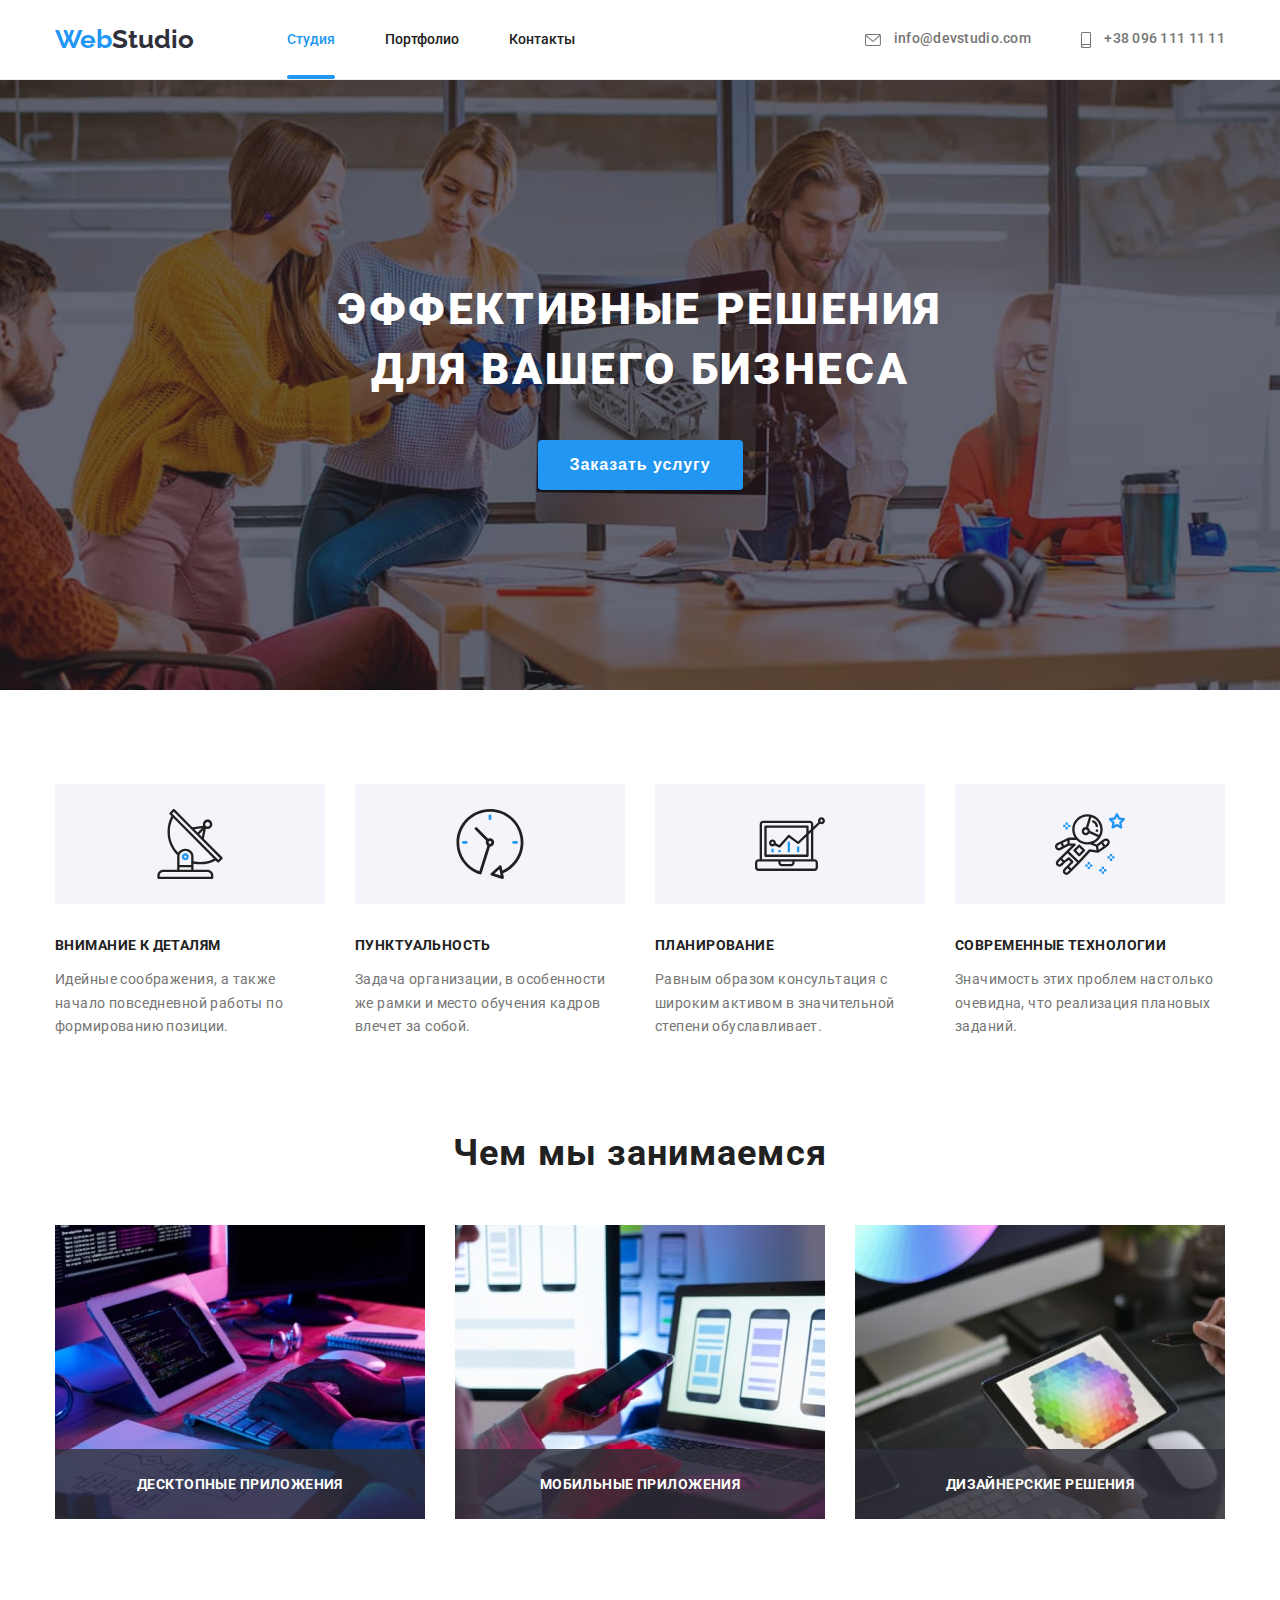
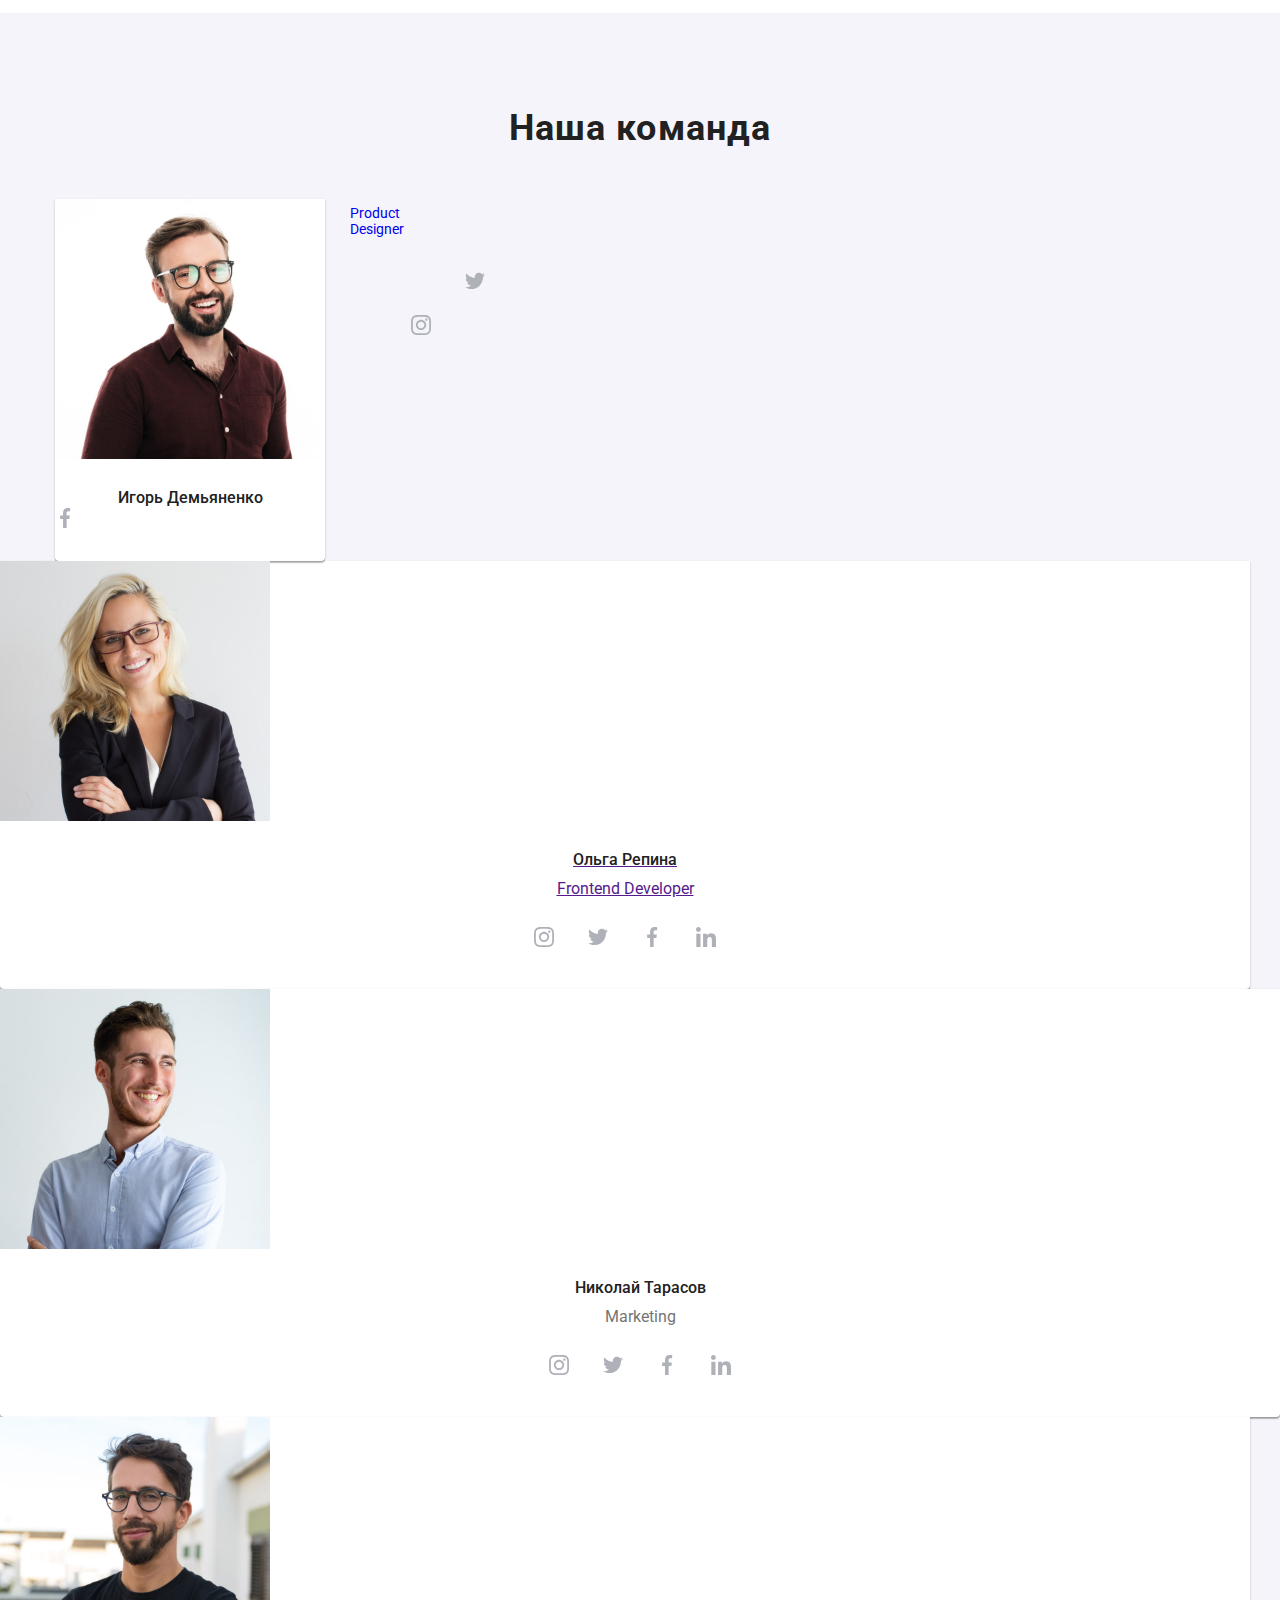
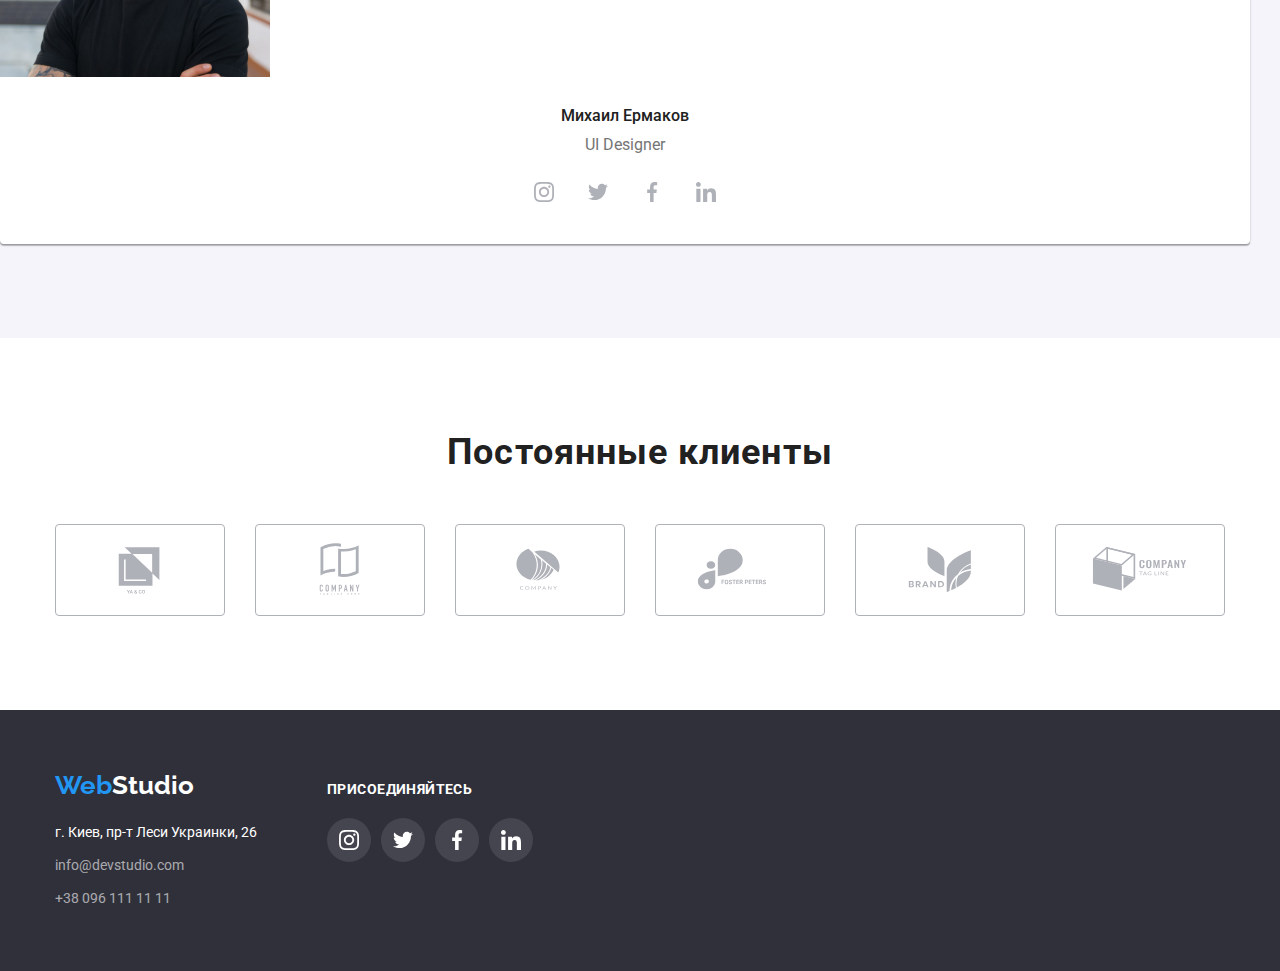
<file: index.html>
<!DOCTYPE html>
<html lang="ru">
	<head>
		<meta charset="UTF-8" />
		<meta http-equiv="X-UA-Compatible" content="IE=edge" />
		<meta name="viewport" content="width=device-width, initial-scale=1.0" />
		<link rel="preconnect" href="https://fonts.googleapis.com" />
		<link rel="preconnect" href="https://fonts.gstatic.com" crossorigin />
		<link
			href="https://fonts.googleapis.com/css2?family=Montserrat:wght@400;700&family=Oleo+Script&family=Raleway:wght@700&family=Roboto:wght@400;500;700;900&display=swap"
			rel="stylesheet"
		/>
		<title>WebStudio</title>
		<link
			rel="stylesheet"
			href="https://cdnjs.cloudflare.com/ajax/libs/modern-normalize/1.1.0/modern-normalize.min.css"
			integrity="sha512-wpPYUAdjBVSE4KJnH1VR1HeZfpl1ub8YT/NKx4PuQ5NmX2tKuGu6U/JRp5y+Y8XG2tV+wKQpNHVUX03MfMFn9Q=="
			crossorigin="anonymous"
			referrerpolicy="no-referrer"
		/>
		<link rel="stylesheet" href="./css/styles.css" />
	</head>
	<body>
		<header class="page-header">
			<div class="container header">
				<nav class="nav">
					<a href="/" class="logo link">
						<span class="logo-web"> Web</span>Studio
					</a>
					<ul class="nav-list">
						<li class="nav-item">
							<a href="./index.html" class="link active">Студия</a>
						</li>
						<li class="nav-item">
							<a href="./portfolio.html" class="link">Портфолио</a>
						</li>
						<li class="nav-item"><a href="" class="link">Контакты</a></li>
					</ul>
				</nav>
				<ul class="contacts">
					<li class="contact-item">
						<a href="mailto:info@devstudio.com" class="link mail">
							<svg class="mail-svg" width="16" height="12">
								<use href="./images/icons.svg#icon-envelope"></use>
							</svg>
							info@devstudio.com
						</a>
					</li>
					<li class="contact-item">
						<a href="tel:+380961111111" class="link phone">
							<svg class="phone-svg" width="10" height="16">
								<use href="./images/icons.svg#icon-smartphone"></use>
							</svg>
							+38 096 111 11 11</a
						>
					</li>
				</ul>
			</div>
		</header>
		<main class="page-body">
			<!-- Section 1 -->
			<section class="hero">
				<div class="container">
					<h1 class="hero-header">
						Эффективные решения <br />для вашего бизнеса
					</h1>
					<button data-modal-open class="hero-btn" type="button">
						Заказать услугу
					</button>
				</div>
			</section>
			<!-- Section 2 -->
			<section class="benefits section">
				<div class="container">
					<h2 class="visually-hidden">Нашы преимущества</h2>
					<ul class="benefits-list">
						<li class="benefits-item">
							<div class="benefits-img">
								<svg class="benefits-svg" width="70" height="70">
									<use href="./images/icons.svg#icon-antenna"></use>
								</svg>
							</div>
							<h3 class="benefits-header">Внимание к деталям</h3>
							<p class="benefits-text">
								Идейные соображения, а также начало повседневной работы по
								формированию позиции.
							</p>
						</li>
						<li class="benefits-item">
							<div class="benefits-img">
								<svg class="benefits-svg" width="70" height="70">
									<use href="./images/icons.svg#icon-clock"></use>
								</svg>
							</div>
							<h3 class="benefits-header">Пунктуальность</h3>
							<p class="benefits-text">
								Задача организации, в особенности же рамки и место обучения
								кадров влечет за собой.
							</p>
						</li>
						<li class="benefits-item">
							<div class="benefits-img">
								<svg class="benefits-svg" width="70" height="70">
									<use href="./images/icons.svg#icon-diagram"></use>
								</svg>
							</div>
							<h3 class="benefits-header">Планирование</h3>
							<p class="benefits-text">
								Равным образом консультация с широким активом в значительной
								степени обуславливает.
							</p>
						</li>
						<li class="benefits-item">
							<div class="benefits-img">
								<svg class="benefits-svg" width="70" height="70">
									<use href="./images/icons.svg#icon-astronaut"></use>
								</svg>
							</div>
							<h3 class="benefits-header">Современные технологии</h3>
							<p class="benefits-text">
								Значимость этих проблем настолько очевидна, что реализация
								плановых заданий.
							</p>
						</li>
					</ul>
				</div>
			</section>
			<section class="we-do section">
				<div class="container">
					<h2 class="we-do-header">Чем мы занимаемся</h2>
					<ul class="we-do-list">
						<li class="we-do-item">
							<img
								src="./images/gallery/image-1.jpg"
								alt="working process"
								width="370"
								height="294"
							/>
							<p class="we-do-text">Десктопные приложения</p>
						</li>
						<li class="we-do-item">
							<img
								src="./images/gallery/image-2.jpg"
								alt="working process"
								width="370"
								height="294"
							/>
							<p class="we-do-text">Мобильные приложения</p>
						</li>
						<li class="we-do-item">
							<img
								src="./images/gallery/image-3.jpg"
								alt="working process"
								width="370"
								height="294"
							/>
							<p class="we-do-text">Дизайнерские решения</p>
						</li>
					</ul>
				</div>
			</section>
			<!-- Section 3 -->
			<section class="team section">
				<div class="container">
					<h2 class="team-header">Наша команда</h2>
					<ul class="team-list">
						<li class="team-unit">
							<img
								src="./images/team/product-designer.jpg"
								alt="Игорь Демьяненко"
								width="270"
								height="260"
							/>
							<div class="team-description">
								<h3 class="team-person">Игорь Демьяненко</h3>
								<p class="	target="_blank"
											rel="noopener no-referrer"
											class="team-socials-link link"
										>
											<svg class="team-socials-svg" width="20" height="20">
												<use href="./images/icons.svg#icon-facebook"></use>
											</svg>
										</a>
									</li>
									<li class="team-socials-item">
										<a
											href=" "
											aria-label="linkedin link"
											target="_blank"
											rel="noopener no-referrer"
											class="team-socials-link link"
										>
											<svg class="team-socials-svg" width="20" height="20">
												<use href="./images/icons.svg#icon-linkedin"></use>
											</svg>
										</team-position">Product Designer</p>
								<ul class="team-socials">
									<li class="team-socials-item">
										<a
											href=""
											aria-label="instagram link"
											target="_blank"
											rel="noopener no-referrer"
											class="team-socials-link link"
										>
											<svg class="team-socials-svg" width="20" height="20">
												<use href="./images/icons.svg#icon-instagram"></use>
											</svg>
										</a>
									</li>
									<li class="team-socials-item">
										<a
											href=" "
											aria-label="twitter link"
											target="_blank"
											rel="noopener no-referrer"
											class="team-socials-link link"
										>
											<svg class="team-socials-svg" width="20" height="20">
												<use href="./images/icons.svg#icon-twitter"></use>
											</svg>
										</a>
									</li>
									<li class="team-socials-item">
										<a
											href=""
											aria-label="facebook link"
										a>
									</li>
								</ul>
							</div>
						</li>
						<li class="team-unit">
							<img
								src="./images/team/frontend-dvp.jpg"
								alt="Ольга Репина"
								width="270"
								height="260"
							/>
							<div class="team-description">
								<h3 class="team-person">Ольга Репина</h3>
								<p class="team-position">Frontend Developer</p>
								<ul class="team-socials">
									<li class="team-socials-item">
										<a
											href=""
											aria-label="instagram link"
											target="_blank"
											rel="noopener no-referrer"
											class="team-socials-link link"
										>
											<svg class="team-socials-svg" width="20" height="20">
												<use href="./images/icons.svg#icon-instagram"></use>
											</svg>
										</a>
									</li>
									<li class="team-socials-item">
										<a
											href=" "
											aria-label="twitter link"
											target="_blank"
											rel="noopener no-referrer"
											class="team-socials-link link"
										>
											<svg class="team-socials-svg" width="20" height="20">
												<use href="./images/icons.svg#icon-twitter"></use>
											</svg>
										</a>
									</li>
									<li class="team-socials-item">
										<a
											href=""
											aria-label="facebook link"
											target="_blank"
											rel="noopener no-referrer"
											class="team-socials-link link"
										>
											<svg class="team-socials-svg" width="20" height="20">
												<use href="./images/icons.svg#icon-facebook"></use>
											</svg>
										</a>
									</li>
									<li class="team-socials-item">
										<a
											href=" "
											aria-label="linkedin link"
											target="_blank"
											rel="noopener no-referrer"
											class="team-socials-link link"
										>
											<svg class="team-socials-svg" width="20" height="20">
												<use href="./images/icons.svg#icon-linkedin"></use>
											</svg>
										</a>
									</li>
								</ul>
							</div>
						</li>
						<li class="team-unit">
							<img
								src="./images/team/marketing.jpg"
								alt="Николай Тарасов"
								width="270"
								height="260"
							/>
							<div class="team-description">
								<h3 class="team-person">Николай Тарасов</h3>
								<p class="team-position">Marketing</p>
								<ul class="team-socials">
									<li class="team-socials-item">
										<a
											href=""
											aria-label="instagram link"
											target="_blank"
											rel="noopener no-referrer"
											class="team-socials-link link"
										>
											<svg class="team-socials-svg" width="20" height="20">
												<use href="./images/icons.svg#icon-instagram"></use>
											</svg>
										</a>
									</li>
									<li class="team-socials-item">
										<a
											href=" "
											aria-label="twitter link"
											target="_blank"
											rel="noopener no-referrer"
											class="team-socials-link link"
										>
											<svg class="team-socials-svg" width="20" height="20">
												<use href="./images/icons.svg#icon-twitter"></use>
											</svg>
										</a>
									</li>
									<li class="team-socials-item">
										<a
											href=""
											aria-label="facebook link"
											target="_blank"
											rel="noopener no-referrer"
											class="team-socials-link link"
										>
											<svg class="team-socials-svg" width="20" height="20">
												<use href="./images/icons.svg#icon-facebook"></use>
											</svg>
										</a>
									</li>
									<li class="team-socials-item">
										<a
											href=" "
											aria-label="linkedin link"
											target="_blank"
											rel="noopener no-referrer"
											class="team-socials-link link"
										>
											<svg class="team-socials-svg" width="20" height="20">
												<use href="./images/icons.svg#icon-linkedin"></use>
											</svg>
										</a>
									</li>
								</ul>
							</div>
						</li>
						<li class="team-unit">
							<img
								src="./images/team/UI-designer.jpg"
								alt="Михаил Ермаков"
								width="270"
								height="260"
							/>
							<div class="team-description">
								<h3 class="team-person">Михаил Ермаков</h3>
								<p class="team-position">UI Designer</p>
								<ul class="team-socials">
									<li class="team-socials-item">
										<a
											href=""
											aria-label="instagram link"
											target="_blank"
											rel="noopener no-referrer"
											class="team-socials-link link"
										>
											<svg class="team-socials-svg" width="20" height="20">
												<use href="./images/icons.svg#icon-instagram"></use>
											</svg>
										</a>
									</li>
									<li class="team-socials-item">
										<a
											href=" "
											aria-label="twitter link"
											target="_blank"
											rel="noopener no-referrer"
											class="team-socials-link link"
										>
											<svg class="team-socials-svg" width="20" height="20">
												<use href="./images/icons.svg#icon-twitter"></use>
											</svg>
										</a>
									</li>
									<li class="team-socials-item">
										<a
											href=""
											aria-label="facebook link"
											target="_blank"
											rel="noopener no-referrer"
											class="team-socials-link link"
										>
											<svg class="team-socials-svg" width="20" height="20">
												<use href="./images/icons.svg#icon-facebook"></use>
											</svg>
										</a>
									</li>
									<li class="team-socials-item">
										<a
											href=" "
											aria-label="linkedin link"
											target="_blank"
											rel="noopener no-referrer"
											class="team-socials-link link"
										>
											<svg class="team-socials-svg" width="20" height="20">
												<use href="./images/icons.svg#icon-linkedin"></use>
											</svg>
										</a>
									</li>
								</ul>
							</div>
						</li>
					</ul>
				</div>
			</section>
			<!-- Section 4 Clients -->
			<section class="clients section">
				<div class="container">
					<h2 class="clients-header">Постоянные клиенты</h2>
					<ul class="clients-list">
						<li class="client-item">
							<svg class="client-svg" width="106" height="60">
								<use href="./images/icons.svg#icon-Logo1"></use>
							</svg>
						</li>
						<li class="client-item">
							<svg class="client-svg" width="106" height="60">
								<use href="./images/icons.svg#icon-Logo2"></use>
							</svg>
						</li>
						<li class="client-item">
							<svg class="client-svg" width="106" height="60">
								<use href="./images/icons.svg#icon-Logo3"></use>
							</svg>
						</li>
						<li class="client-item">
							<svg class="client-svg" width="106" height="60">
								<use href="./images/icons.svg#icon-Logo4"></use>
							</svg>
						</li>
						<li class="client-item">
							<svg class="client-svg" width="106" height="60">
								<use href="./images/icons.svg#icon-Logo5"></use>
							</svg>
						</li>
						<li class="client-item">
							<svg class="client-svg" width="106" height="60">
								<use href="./images/icons.svg#icon-Logo6"></use>
							</svg>
						</li>
					</ul>
				</div>
			</section>
		</main>
		<!--Footer-->
		<footer class="page-footer">
			<div class="container footer-box">
				<div class="footer-part">
					<a href="/" class="logo link">
						<span class="logo-web"> Web</span>Studio
					</a>
					<address class="studio-contacts">
						<ul class="contacts-details">
							<li class="adress">
								<a href="https://goo.gl/maps/y7baGRZ7443zRsPg7" class="link">
									г. Киев, пр-т Леси Украинки, 26</a
								>
							</li>
							<li class="footer-contact">
								<a href="mailto:info@devstudio.com" class="link"
									>info@devstudio.com</a
								>
							</li>
							<li class="footer-contact">
								<a href="tel:+380961111111" class="link">+38 096 111 11 11</a>
							</li>
						</ul>
					</address>
				</div>
				<div class="footer-social">
					<p class="footer-social-text">Присоединяйтесь</p>
					<ul class="footer-socials">
						<li class="footer-socials-item">
							<a href="" class="footer-socials-link link">
								<svg class="footer-socials-svg" width="20" height="20">
									<use href="./images/icons.svg#icon-instagram"></use>
								</svg>
							</a>
						</li>
						<li class="footer-socials-item">
							<a href=" " class="footer-socials-link link">
								<svg class="footer-socials-svg" width="20" height="20">
									<use href="./images/icons.svg#icon-twitter"></use>
								</svg>
							</a>
						</li>
						<li class="footer-socials-item">
							<a href="" class="footer-socials-link link">
								<svg class="footer-socials-svg" width="20" height="20">
									<use href="./images/icons.svg#icon-facebook"></use>
								</svg>
							</a>
						</li>
						<li class="footer-socials-item">
							<a href=" " class="footer-socials-link link">
								<svg class="footer-socials-svg" width="20" height="20">
									<use href="./images/icons.svg#icon-linkedin"></use>
								</svg>
							</a>
						</li>
					</ul>
				</div>
			</div>
		</footer>
		<div data-modal class="backdrop is-hidden">
			<div class="modal">
				<button data-modal-close class="close-btn" type="button">
					<svg class="modal-close" width="18" height="18">
						<use href="./images/icons.svg#icon-close"></use>
					</svg>
				</button>
			</div>
		</div>
		<script src="./js/modal.js"></script>
	</body>
</html>
</file>
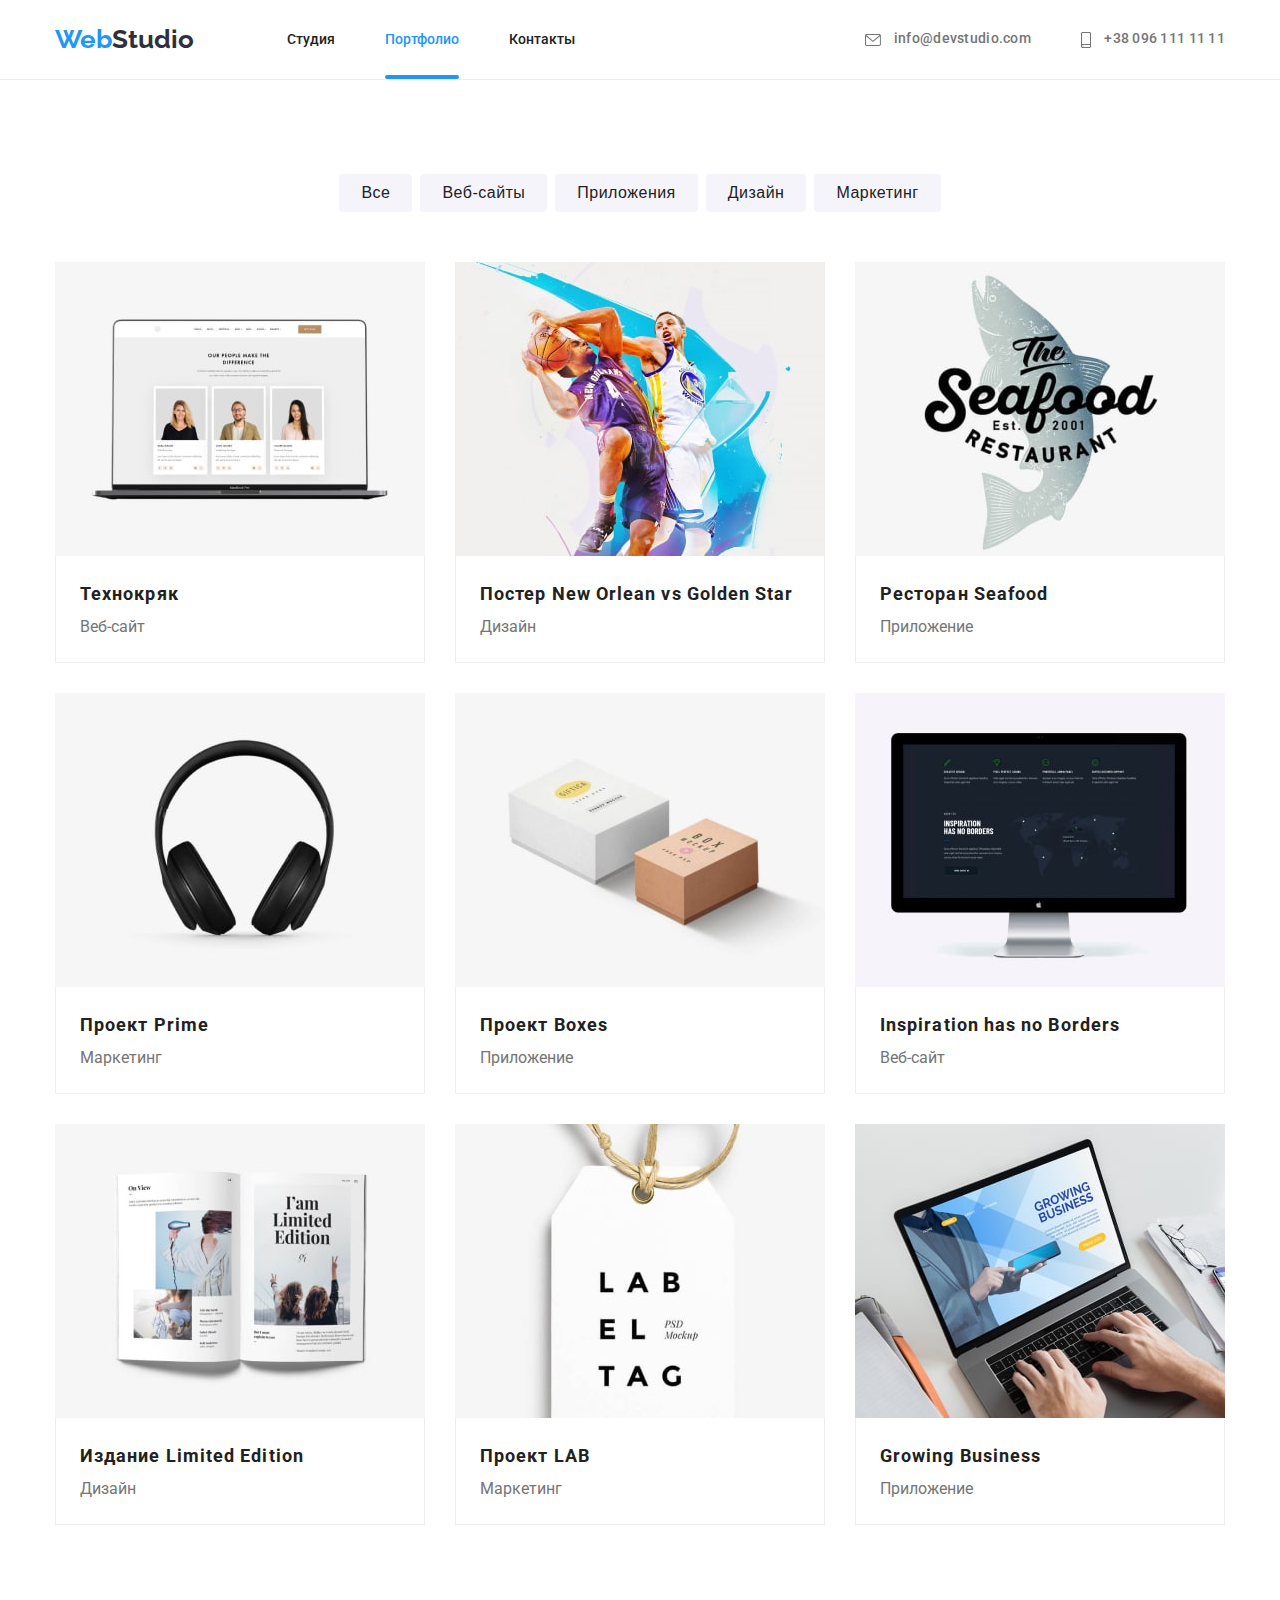
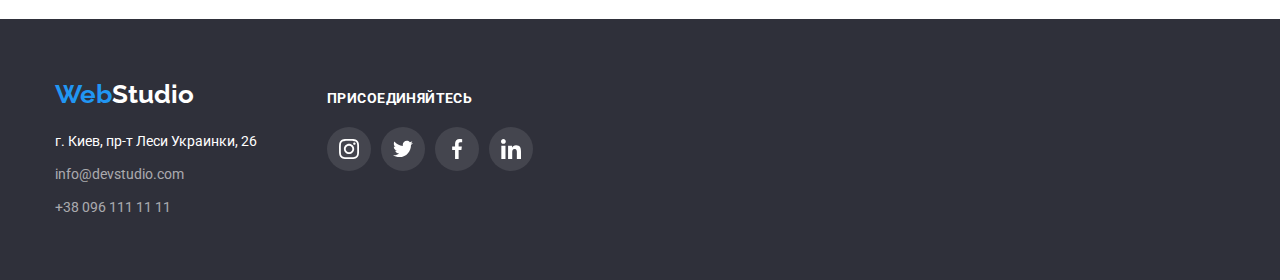
<file: portfolio.html>
<!DOCTYPE html>
<html lang="ru">
	<head>
		<meta charset="UTF-8" />
		<meta http-equiv="X-UA-Compatible" content="IE=edge" />
		<meta name="viewport" content="width=device-width, initial-scale=1.0" />
		<link rel="preconnect" href="https://fonts.googleapis.com" />
		<link rel="preconnect" href="https://fonts.gstatic.com" crossorigin />
		<link
			href="https://fonts.googleapis.com/css2?family=Montserrat:wght@400;700&family=Oleo+Script&family=Raleway:wght@700&family=Roboto:wght@400;500;700;900&display=swap"
			rel="stylesheet"
		/>
		<title>WebStudio</title>
		<link
			rel="stylesheet"
			href="https://cdnjs.cloudflare.com/ajax/libs/modern-normalize/1.1.0/modern-normalize.min.css"
			integrity="sha512-wpPYUAdjBVSE4KJnH1VR1HeZfpl1ub8YT/NKx4PuQ5NmX2tKuGu6U/JRp5y+Y8XG2tV+wKQpNHVUX03MfMFn9Q=="
			crossorigin="anonymous"
			referrerpolicy="no-referrer"
		/>
		<link rel="stylesheet" href="./css/styles.css" />
	</head>
	<body>
		<!--Header-->
		<header class="page-header">
			<div class="container header">
				<nav class="nav">
					<a href="/" class="logo link">
						<span class="logo-web"> Web</span>Studio
					</a>
					<ul class="nav-list">
						<li class="nav-item">
							<a href="./index.html" class="link">Студия</a>
						</li>
						<li class="nav-item">
							<a href="./portfolio.html" class="link active">Портфолио</a>
						</li>
						<li class="nav-item"><a href="" class="link">Контакты</a></li>
					</ul>
				</nav>
				<ul class="contacts">
					<li class="contact-item">
						<a href="mailto:info@devstudio.com" class="link mail">
							<svg class="mail-svg" width="16" height="12">
								<use href="./images/icons.svg#icon-envelope"></use>
							</svg>
							info@devstudio.com
						</a>
					</li>
					<li class="contact-item">
						<a href="tel:+380961111111" class="link phone">
							<svg class="phone-svg" width="10" height="16">
								<use href="./images/icons.svg#icon-smartphone"></use>
							</svg>
							+38 096 111 11 11</a
						>
					</li>
				</ul>
			</div>
		</header>
		<!-- Portfilio main -->
		<main>
			<section class="portfolio">
				<div class="container">
					<h1 class="visually-hidden">Portfolio</h1>
					<ul class="filter">
						<li class="filter-btn">
							<button class="btn" type="button">Все</button>
						</li>
						<li class="filter-btn">
							<button class="btn" type="button">Веб-сайты</button>
						</li>
						<li class="filter-btn">
							<button class="btn" type="button">Приложения</button>
						</li>
						<li class="filter-btn">
							<button class="btn" type="button">Дизайн</button>
						</li>
						<li class="filter-btn">
							<button class="btn" type="button">Маркетинг</button>
						</li>
					</ul>
					<ul class="portfolio-projects">
						<li class="project-item">
							<div class="card-box">
								<img
									class="project-img"
									src="./images/portfolio/technocr.jpg"
									alt="Технокряк"
								/>
								<p class="overlay-text">
									Ресурс предлагает комплексные предложения с разным уровнем
									функционала и сервисов. Все это позволит посетителю получить
									исчерпывающие сведения о компании или частном лице
								</p>
							</div>
							<div class="proj-text-cover">
								<h2 class="project-name">Технокряк</h2>
								<p class="project-text">Веб-сайт</p>
							</div>
						</li>
						<li class="project-item">
							<div class="card-box">
								<img
									class="project-img"
									src="./images/portfolio/new-orl.jpg"
									alt="Постер New Orlean vs Golden Star"
								/>
								<p class="overlay-text">
									Ресурс предлагает комплексные предложения с разным уровнем
									функционала и сервисов. Все это позволит посетителю получить
									исчерпывающие сведения о компании или частном лице
								</p>
							</div>
							<div class="proj-text-cover">
								<h2 class="project-name">Постер New Orlean vs Golden Star</h2>
								<p class="project-text">Дизайн</p>
							</div>
						</li>
						<li class="project-item">
							<div class="card-box">
								<img
									class="project-img"
									src="./images/portfolio/seafood.jpg"
									alt="Ресторан Seafood"
								/>
								<p class="overlay-text">
									Ресурс предлагает комплексные предложения с разным уровнем
									функционала и сервисов. Все это позволит посетителю получить
									исчерпывающие сведения о компании или частном лице
								</p>
							</div>
							<div class="proj-text-cover">
								<h2 class="project-name">Ресторан Seafood</h2>
								<p class="project-text">Приложение</p>
							</div>
						</li>
						<li class="project-item">
							<div class="card-box">
								<img
									class="project-img"
									src="./images/portfolio/prime.jpg"
									alt="Проект Prime"
								/>
								<p class="overlay-text">
									Ресурс предлагает комплексные предложения с разным уровнем
									функционала и сервисов. Все это позволит посетителю получить
									исчерпывающие сведения о компании или частном лице
								</p>
							</div>
							<div class="proj-text-cover">
								<h2 class="project-name">Проект Prime</h2>
								<p class="project-text">Маркетинг</p>
							</div>
						</li>
						<li class="project-item">
							<div class="card-box">
								<img src="./images/portfolio/boxes.jpg" alt="Проект Boxes" />
								<p class="overlay-text">
									Ресурс предлагает комплексные предложения с разным уровнем
									функционала и сервисов. Все это позволит посетителю получить
									исчерпывающие сведения о компании или частном лице
								</p>
							</div>
							<div class="proj-text-cover">
								<h2 class="project-name">Проект Boxes</h2>
								<p class="project-text">Приложение</p>
							</div>
						</li>
						<li class="project-item">
							<div class="card-box">
								<img
									src="./images/portfolio/inspiration.jpg"
									alt="Inspiration has no Borders"
								/>
								<p class="overlay-text">
									Ресурс предлагает комплексные предложения с разным уровнем
									функционала и сервисов. Все это позволит посетителю получить
									исчерпывающие сведения о компании или частном лице
								</p>
							</div>
							<div class="proj-text-cover">
								<h2 class="project-name">Inspiration has no Borders</h2>
								<p class="project-text">Веб-сайт</p>
							</div>
						</li>
						<li class="project-item">
							<div class="card-box">
								<img
									src="./images/portfolio/limited-print.jpg"
									alt="Издание Limited Edition"
								/>
								<p class="overlay-text">
									Ресурс предлагает комплексные предложения с разным уровнем
									функционала и сервисов. Все это позволит посетителю получить
									исчерпывающие сведения о компании или частном лице
								</p>
							</div>
							<div class="proj-text-cover">
								<h2 class="project-name">Издание Limited Edition</h2>
								<p class="project-text">Дизайн</p>
							</div>
						</li>
						<li class="project-item">
							<div class="card-box">
								<img src="./images/portfolio/lab.jpg" alt="Проект LAB" />
								<p class="overlay-text">
									Ресурс предлагает комплексные предложения с разным уровнем
									функционала и сервисов. Все это позволит посетителю получить
									исчерпывающие сведения о компании или частном лице
								</p>
							</div>
							<div class="proj-text-cover">
								<h2 class="project-name">Проект LAB</h2>
								<p class="project-text">Маркетинг</p>
							</div>
						</li>
						<li class="project-item">
							<div class="card-box">
								<img
									src="./images/portfolio/grbusiness.jpg"
									alt="Growing Business"
								/>
								<p class="overlay-text">
									Ресурс предлагает комплексные предложения с разным уровнем
									функционала и сервисов. Все это позволит посетителю получить
									исчерпывающие сведения о компании или частном лице
								</p>
							</div>
							<div class="proj-text-cover">
								<h2 class="project-name">Growing Business</h2>
								<p class="project-text">Приложение</p>
							</div>
						</li>
					</ul>
				</div>
			</section>
		</main>
		<!--Footer-->
		<footer class="page-footer">
			<div class="container footer-box">
				<div class="footer-part">
					<a href="/" class="logo link">
						<span class="logo-web"> Web</span>Studio
					</a>
					<address class="studio-contacts">
						<ul class="contacts-details">
							<li class="adress">
								<a href="https://goo.gl/maps/y7baGRZ7443zRsPg7" class="link">
									г. Киев, пр-т Леси Украинки, 26</a
								>
							</li>
							<li class="footer-contact">
								<a href="mailto:info@devstudio.com" class="link"
									>info@devstudio.com</a
								>
							</li>
							<li class="footer-contact">
								<a href="tel:+380961111111" class="link">+38 096 111 11 11</a>
							</li>
						</ul>
					</address>
				</div>
				<div class="footer-social">
					<p class="footer-social-text">Присоединяйтесь</p>
					<ul class="footer-socials">
						<li class="footer-socials-item">
							<a href="" class="footer-socials-link link">
								<svg class="footer-socials-svg" width="20" height="20">
									<use href="./images/icons.svg#icon-instagram"></use>
								</svg>
							</a>
						</li>
						<li class="footer-socials-item">
							<a href=" " class="footer-socials-link link">
								<svg class="footer-socials-svg" width="20" height="20">
									<use href="./images/icons.svg#icon-twitter"></use>
								</svg>
							</a>
						</li>
						<li class="footer-socials-item">
							<a href="" class="footer-socials-link link">
								<svg class="footer-socials-svg" width="20" height="20">
									<use href="./images/icons.svg#icon-facebook"></use>
								</svg>
							</a>
						</li>
						<li class="footer-socials-item">
							<a href=" " class="footer-socials-link link">
								<svg class="footer-socials-svg" width="20" height="20">
									<use href="./images/icons.svg#icon-linkedin"></use>
								</svg>
							</a>
						</li>
					</ul>
				</div>
			</div>
		</footer>
	</body>
</html>
</file>
<file: css/styles.css>
/* main background color #E5E5E5 */
/* additional  background color #2F303A (dark) #FFFFFF (white, header) */
/* fonts color dominant  #757575 (grey) #212121 black
            additional:  #FFFFFF (white)   #2196F3 blue */
:root {
	--accent-hover: #2196f3;
	--main-bkg-cl: #e5e5e5;
	--font-cl-com: #212121;
	--bg-cl-com: #ffffff;
	--font-cl-sc: #757575;
	--add-bckg-cl: #2f303a;
	--add-bckg-btn: #f5f4fa;
	--portfolio-line: #ececec;
	--transition-func: cubic-bezier(0.4, 0, 0.2, 1);
	--transition-time: 250ms;
}

html {
	box-sizing: border-box;
}
*,
*::before,
*::after {
	box-sizing: inherit;
}
p,
h1,
h2,
h3,
h4,
h5 {
	margin: 0;
}
img {
	display: block;
	max-width: 100%;
	height: auto;
}
body {
	font-family: Roboto, sans-serif;
	font-weight: 400;
	font-size: 14px;
	color: var(--font-cl-sc);

	margin: 0;
}
ul {
	list-style: none;
	margin: 0;
	padding: 0;
}
/* a,
button {
	transition-property: color, background-color, box-shadow;
	transition-duration: 250ms;
	transition-timing-function: var(--transition-func);
} */

.container {
	width: 1200px;
	padding-left: 15px;
	padding-right: 15px;
	margin: 0 auto;
	/* outline: 1px solid tomato; */
}

.header,
.nav {
	display: flex;
	align-items: center;
}

.link {
	text-decoration: none;
}
.nav-list .link.active {
	color: var(--accent-hover);
}
.nav-list .link.active {
	position: relative;
}
.active::after {
	position: absolute;
	display: block;
	content: "";

	left: 0;
	bottom: -32px;
	width: 100%;
	height: 4px;
	background-color: var(--accent-hover);
	border-radius: 2px;
}

.visually-hidden {
	position: absolute;
	white-space: nowrap;
	width: 1px;
	height: 1px;
	overflow: hidden;
	border: 0;
	padding: 0;
	clip: rect(0 0 0 0);
	clip-path: inset(50%);
	margin: -1px;
}
/* site nav */
.page-header {
	position: relative;
	background-color: var(--bg-cl-com);
	padding-top: 24px;
	padding-bottom: 24px;
	border-bottom: 1px solid var(--portfolio-line);
}
.logo {
	font-family: "Raleway", sans-serif;
	font-style: normal;
	font-weight: 700;
	font-size: 26px;
	line-height: 1.19;
	color: var(--add-bckg-cl);
}
.logo-web {
	color: var(--accent-hover);
}

/* .nav, */
.nav-list {
	display: flex;
	margin-left: 93px;
}
.nav-list .nav-item:not(:last-child) {
	/* outline: 1px solid red; */
	margin-right: 50px;
}

.nav-list .link {
	color: var(--font-cl-com);
	font-style: normal;
	font-weight: 500;
	font-size: 14px;
	line-height: 1.14;
	transition-property: color;
	transition-duration: 250ms;
	transition-timing-function: var(--transition-func);
}
.nav-list :hover,
.nav-list :focus {
	color: var(--accent-hover);
}
.contacts {
	display: flex;
	margin-left: auto;
	justify-content: center;
	align-items: center;
}

.contacts .contact-item:not(:last-child) {
	margin-right: 50px;
}

.contacts .link {
	color: var(--font-cl-sc);
	font-size: 14px;
	line-height: 1.14;
	font-weight: 500;
	letter-spacing: 0.02em;
	transition-property: color;
	transition-duration: var(--transition-time);
	transition-timing-function: var(--transition-func);
}
/* .contacts :hover,
.contacts :focus {
	color: var(--accent-hover);
} */
.contact-item {
	display: flex;
	justify-content: center;
	align-items: center;
}

.mail-svg,
.phone-svg {
	margin-right: 10px;
	fill: var(--font-cl-sc);
	vertical-align: middle;
	transition-property: color, fill;
	transition-duration: var(--transition-time);
	transition-timing-function: var(--transition-func);
}

.mail:hover,
.mail:focus,
.phone:hover,
.phone:focus {
	color: var(--accent-hover);
}

.mail:hover .mail-svg,
.mail:focus .mail-svg {
	fill: var(--accent-hover);
}
.phone:hover .phone-svg,
.phone:focus .phone-svg {
	fill: var(--accent-hover);
}

/* hero */
.hero {
	max-width: 1600px;
	margin: 0 auto;

	background-image: linear-gradient(
			rgba(47, 48, 58, 0.4),
			rgba(47, 48, 58, 0.4)
		),
		url(../images/Img_hero_comp.jpg);
	background-color: var(--add-bckg-cl);

	background-repeat: no-repeat;
	background-size: cover;
	background-position: center;

	text-align: center;
	padding-top: 200px;
	padding-bottom: 200px;
}
.hero-header {
	font-style: normal;
	font-weight: 900;
	font-size: 44px;
	line-height: 1.36;
	text-align: center;
	letter-spacing: 0.06em;
	text-transform: uppercase;
	color: var(--bg-cl-com);
}
.hero-btn {
	background-color: var(--accent-hover);
	color: var(--bg-cl-com);
	font-weight: 700;
	font-size: 16px;
	line-height: 1.88;
	letter-spacing: 0.06em;
	box-shadow: 0px 4px 4px rgba(0, 0, 0, 0.15);
	cursor: pointer;

	margin-top: 40px;
	min-width: 200px;
	border-radius: 4px;
	padding: 10px 32px;
	border: none;
	transition-property: background-color;
	transition-duration: var(--transition-time);
	transition-timing-function: var(--transition-func);
}
.hero-btn:hover,
.hero-btn:focus {
	background-color: #188ce8;
}

/*  section 1 benefits/we-do*/
.section {
	padding-top: 94px;
	padding-bottom: 94px;
}

.benefits {
	background-color: var(--bg-cl-com);
	padding-bottom: 0;
}
.benefits-list {
	display: flex;

	font-weight: 400;
	font-size: 14px;
	line-height: 1.71;
	letter-spacing: 0.03em;
}
.benefits-item {
	width: 270px;
}
.benefits-item:not(:last-child) {
	margin-right: 30px;
}

.benefits-img {
	width: 270px;
	height: 120px;
	background: #f5f4fa;
	border-radius: 4px;
	margin-bottom: 30px;

	display: flex;
	justify-content: center;
	align-items: center;
}
.benefits-header {
	text-transform: uppercase;
	color: var(--font-cl-com);
	font-size: inherit;
}
.benefits-text {
	font-size: inherit;
	margin-top: 10px;
}
.we-do {
	background-color: var(--bg-cl-com);
}

.we-do-list {
	display: flex;
}

.we-do-item:not(:last-child) {
	margin-right: 30px;
}

.we-do-header,
.team-header,
.clients-header {
	margin-bottom: 50px;

	font-size: 36px;
	line-height: 1.16;
	text-align: center;
	letter-spacing: 0.03em;
	color: var(--font-cl-com);
}
.we-do-item {
	position: relative;
}

.we-do-text {
	position: absolute;

	bottom: 0;
	left: 0;
	width: 100%;
	padding: 27px 0;

	background: rgba(47, 48, 58, 0.8);
	font-weight: 700;
	letter-spacing: 0.03em;
	text-transform: uppercase;
	color: #ffffff;

	text-align: center;
}

/*  section 2 team */
.team {
	background-color: var(--add-bckg-btn);
}
.team-unit {
	background-color: var(--bg-cl-com);
	box-shadow: 0px 1px 3px rgba(0, 0, 0, 0.12), 0px 1px 1px rgba(0, 0, 0, 0.14),
		0px 2px 1px rgba(0, 0, 0, 0.2);
	border-radius: 0px 0px 4px 4px;
}
.team-unit:not(:nth-child(4n)) {
	margin-right: 30px;
}
.team-description {
	padding-top: 30px;
	padding-bottom: 30px;
}

.team-header {
	margin-bottom: 50px;
	font-weight: 700;
	font-size: 36px;
	line-height: 1.17;
	color: var(--font-cl-com);
}
.team-list {
	display: flex;
}

.team-person {
	font-weight: 500;
	font-size: 16px;
	line-height: 1.18;
	text-align: center;
	color: var(--font-cl-com);
}
.team-position {
	margin-top: 10px;

	font-size: 16px;
	line-height: 1.18;
	text-align: center;
}

.team-socials-item:not(:last-child) {
	margin-right: 10px;
}
.team-socials {
	display: flex;
	justify-content: center;
	margin-top: 16px;
}

.team-socials-link {
	width: 44px;
	height: 44px;
	border-radius: 50%;

	display: flex;
	justify-content: center;
	align-items: center;
	transition-property: background-color, fill;
	transition-duration: var(--transition-time);
	transition-timing-function: var(--transition-func);
}
.team-socials-link:hover,
.team-socials-link:focus {
	background-color: #2196f3;
}
.team-socials-svg {
	fill: #afb1b8;
	transition-property: fill;
	transition-duration: var(--transition-time);
	transition-timing-function: var(--transition-func);
}
.team-socials-link:hover .team-socials-svg,
.team-socials-link:focus .team-socials-svg {
	fill: #ffffff;
}

/*  clients */
.clients-list {
	display: flex;
	justify-content: center;
	align-items: center;
	color: #afb1b8;
}
.client-item {
	display: flex;
	justify-content: center;
	align-items: center;
	width: 170px;
	height: 92px;
	border: 1px solid #afb1b8;
	border-radius: 4px;

	transition-property: fill, color;
	transition-duration: var(--transition-time);
	transition-timing-function: var(--transition-func);
}
.client-svg {
	fill: currentColor;
}
.client-item:not(:last-child) {
	margin-right: 30px;
}
.client-item:hover {
	color: #2196f3;
	border-color: #2196f3;
}

/*  footer */
.page-footer {
	background-color: var(--add-bckg-cl);

	padding-top: 60px;
	padding-bottom: 60px;

	display: flex;
}
.page-footer .logo {
	color: var(--bg-cl-com);
}
.studio-contacts {
	font-style: normal;
	margin-top: 20px;
}
.adress .link {
	font-weight: 400;
	font-size: 14px;
	line-height: 1.71;
	color: var(--bg-cl-com);
}
.footer-contact {
	margin-top: 9px;
}
.footer-contact .link {
	font-weight: 400;
	font-size: 14px;
	line-height: 1.71;
	color: rgba(255, 255, 255, 0.6);
}
.footer-social-text {
	font-weight: 700;
	line-height: 1.14;
	letter-spacing: 0.03em;
	text-transform: uppercase;
	color: #ffffff;

	margin-bottom: 20px;
}
.footer-box {
	display: flex;
	align-items: baseline;
}

.footer-social {
	width: 206px;
	height: 80px;
	margin-left: 70px;
}

.footer-socials-item:not(:last-child) {
	margin-right: 10px;
}
.footer-socials {
	display: flex;
	justify-content: center;
	margin-top: 16px;
}

.footer-socials-link {
	width: 44px;
	height: 44px;
	border-radius: 50%;
	fill: #ffffff;
	background-color: rgba(255, 255, 255, 0.1);

	display: flex;
	justify-content: center;
	align-items: center;
	transition-property: background-color;
	transition-duration: var(--transition-time);
	transition-timing-function: var(--transition-func);
}
.footer-socials-link:hover,
.footer-socials-link:focus {
	background-color: #2196f3;
}

/* portfolio button */
.portfolio {
	background-color: var(--bg-cl-com);
	padding-top: 94px;
	padding-bottom: 94px;
}
.filter {
	display: flex;
	/* outline: 1px solid red; */

	margin-bottom: 50px;
	justify-content: center;
}
.filter-btn:not(:first-child) {
	margin-left: 8px;
}
.btn {
	border: none;
	font-size: 16px;
	line-height: 1.62;
	font-weight: 500;
	letter-spacing: 0.03em;
	text-align: center;
	color: var(--font-cl-com);
	background-color: var(--add-bckg-btn);
	border-radius: 4px;

	cursor: pointer;

	padding: 6px 22px;
}
.btn {
	transition-property: color, background-color, box-shadow;
	transition-duration: var(--transition-time);
	transition-timing-function: var(--transition-func);
}
.filter-btn :hover,
.filter-btn :focus {
	background-color: var(--accent-hover);
	color: var(--bg-cl-com);
	box-shadow: 0px 3px 1px rgba(0, 0, 0, 0.1), 0px 1px 2px rgba(0, 0, 0, 0.08),
		0px 2px 2px rgba(0, 0, 0, 0.12);
}

.project-item {
	flex-basis: calc((100% - 60px) / 3);
	transition-property: box-shadow;
	transition-duration: var(--transition-time);
	transition-timing-function: var(--transition-func);
}
.project-item:hover {
	box-shadow: 0px 1px 1px rgba(0, 0, 0, 0.12), 0px 4px 4px rgba(0, 0, 0, 0.06),
		1px 4px 6px rgba(0, 0, 0, 0.16);
}

.proj-text-cover {
	border-left: 1px solid #eeeeee;
	border-right: 1px solid #eeeeee;
	border-bottom: 1px solid #eeeeee;
	padding: 20px 24px;
}
.portfolio-projects {
	display: flex;
	flex-wrap: wrap;
}
.project-item:not(:nth-last-child(-n + 3)) {
	margin-bottom: 30px;
}
.project-item:not(:nth-child(3n)) {
	margin-right: 30px;
}

.project-name {
	font-weight: 700;
	font-size: 18px;
	line-height: 2;
	letter-spacing: 0.06em;
	color: var(--font-cl-com);
}
.project-text {
	font-size: 16px;
	line-height: 1.88;
	color: var(--font-cl-sc);
}

.card-box {
	position: relative;
	overflow: hidden;
}

.overlay-text {
	position: absolute;
	top: 0;
	left: 0;

	padding: 63px 24px;
	font-size: 18px;
	line-height: 1.56;
	letter-spacing: 0.03em;
	color: #ffffff;

	background-color: rgba(33, 150, 243, 0.9);
	transform: translateY(100%);
	transition-property: transform;
	transition-duration: 250ms;
	transition-timing-function: var(--transition-func);
}

.project-item:hover .overlay-text {
	transform: translateY(0);
}

.backdrop {
	position: fixed;
	top: 0;
	left: 0;
	width: 100%;
	height: 100%;
	background-color: rgba(0, 0, 0, 0.2);
	visibility: visible;
}

.backdrop.is-hidden {
	visibility: hidden;
	opacity: 0;
	pointer-events: none;
}
@keyframes modal-w {
	0% {
		opacity: 0;
	}
	100% {
		opacity: 1;
	}
}
.modal {
	position: absolute;
	top: 50%;
	left: 50%;
	transform: translate(-50%, -50%);

	width: 528px;
	height: 581px;

	background-color: #ffffff;
	box-shadow: 0px 1px 3px rgba(0, 0, 0, 0.12), 0px 1px 1px rgba(0, 0, 0, 0.14),
		0px 2px 1px rgba(0, 0, 0, 0.2);
	border-radius: 4px;

	animation-name: modal-w;
	animation-duration: 2500ms;
	animation-timing-function: 0.4, 0, 0.2, 1;
}
.close-btn {
	position: absolute;
	top: 8px;
	right: 8px;
	width: 30px;
	height: 30px;

	display: flex;
	justify-content: center;
	align-items: center;

	padding: 0 0;
	background-color: transparent;
	border: 1px solid rgba(0, 0, 0, 0.1);
	border-radius: 50%;
	cursor: pointer;
}
.modal-close {
	fill: #000000;
}
</file>
